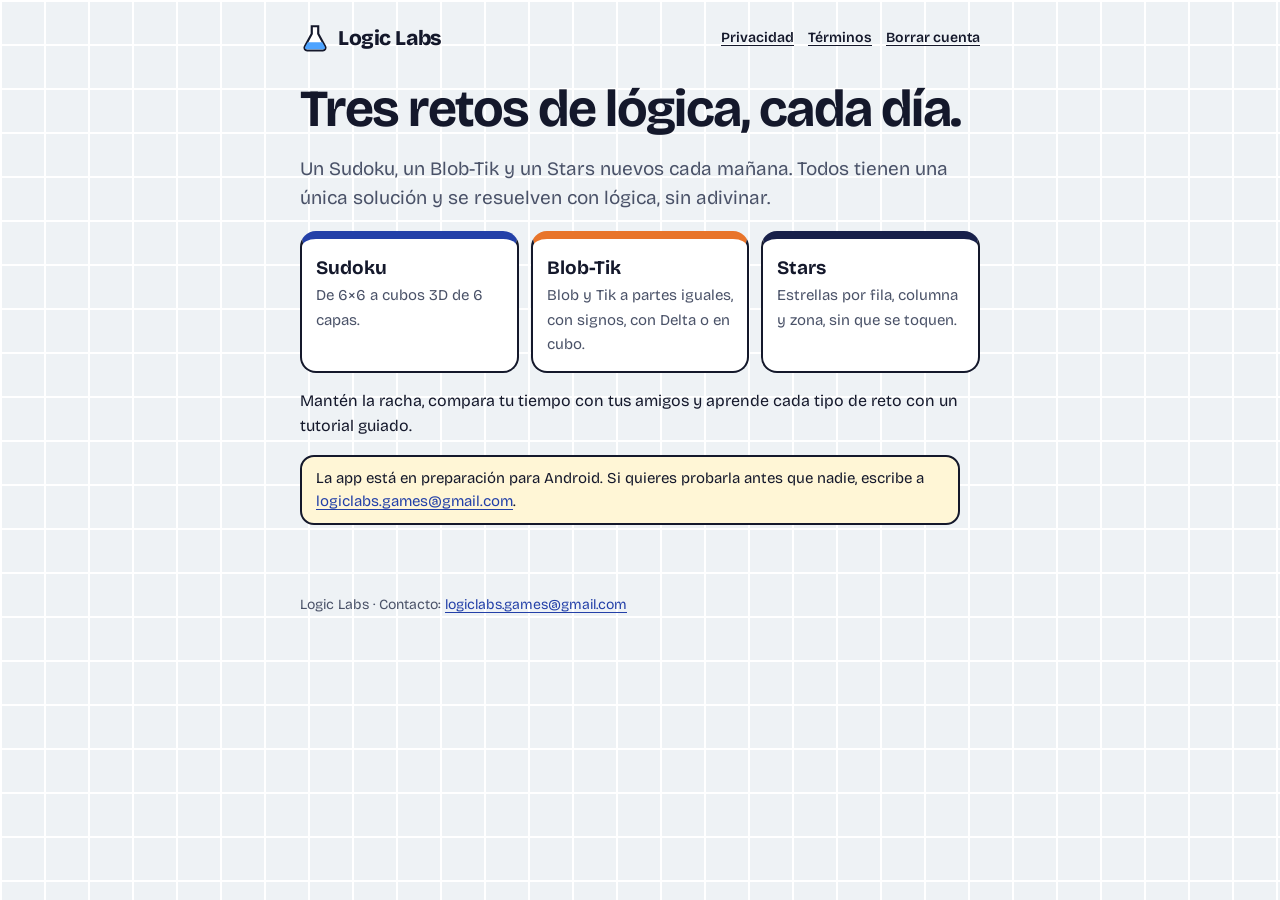
<file: index.html>
<!DOCTYPE html>
<html lang="es"><head><meta charset="utf-8"><meta http-equiv="refresh" content="0; url=/logiclabs-web/"><link rel="canonical" href="/logiclabs-web/"><title>Logic Labs</title></head>
<body><p><a href="/logiclabs-web/">Logic Labs</a></p></body></html>
</file>
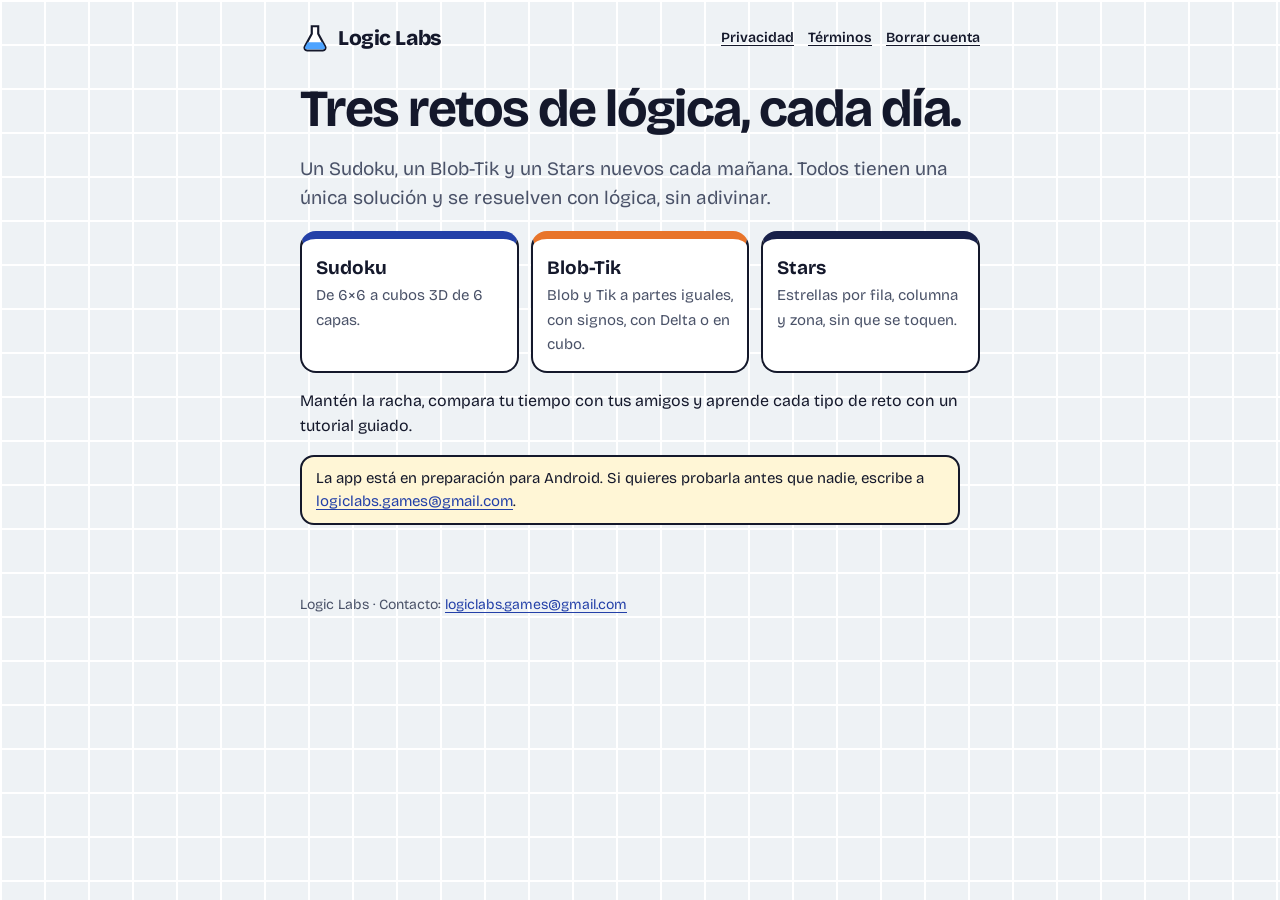
<file: logiclabs-web/index.html>
<!DOCTYPE html>
<html lang="es">
<head>
<meta charset="utf-8">
<meta name="viewport" content="width=device-width,initial-scale=1">
<title>Logic Labs: retos diarios de lógica</title>
<meta name="description" content="Sudoku, Blob-Tik y Stars: un reto nuevo de cada juego cada día, con solución única y resolubles solo con lógica.">
<link rel="preconnect" href="https://fonts.googleapis.com"><link rel="preconnect" href="https://fonts.gstatic.com" crossorigin>
<link rel="stylesheet" href="https://fonts.googleapis.com/css2?family=Bricolage+Grotesque:opsz,wght@12..96,400;600;800&display=swap">
<link rel="stylesheet" href="estilo.css">
<link rel="icon" href="data:image/svg+xml,%3Csvg xmlns='http://www.w3.org/2000/svg' viewBox='0 0 28 28'%3E%3Cpath d='M10 3h8M11 3v7L4.5 22a2.5 2.5 0 0 0 2.2 3.7h14.6a2.5 2.5 0 0 0 2.2-3.7L17 10V3' fill='%23fff' stroke='%2314182B' stroke-width='2'/%3E%3Cpath d='M7.2 18h13.6l2.4 4.5a1.4 1.4 0 0 1-1.2 2H6a1.4 1.4 0 0 1-1.2-2Z' fill='%234DA3FF'/%3E%3C/svg%3E">
</head>
<body>
<header><a href="./"><svg viewBox="0 0 28 28" aria-hidden="true"><path d="M10 3h8M11 3v7L4.5 22a2.5 2.5 0 0 0 2.2 3.7h14.6a2.5 2.5 0 0 0 2.2-3.7L17 10V3" fill="#fff" stroke="#14182B" stroke-width="2" stroke-linejoin="round"/><path d="M7.2 18h13.6l2.4 4.5a1.4 1.4 0 0 1-1.2 2H6a1.4 1.4 0 0 1-1.2-2Z" fill="#4DA3FF"/></svg> Logic Labs</a><nav aria-label="Páginas"><a href="privacidad.html">Privacidad</a><a href="terminos.html">Términos</a><a href="borrar-cuenta.html">Borrar cuenta</a></nav></header>
<main>
<h1>Tres retos de lógica, cada día.</h1>
<p class="lead">Un Sudoku, un Blob-Tik y un Stars nuevos cada mañana. Todos tienen una única solución y se resuelven con lógica, sin adivinar.</p>
<ul class="juegos">
<li style="--c:#2340A8"><b>Sudoku</b><span>De 6×6 a cubos 3D de 6 capas.</span></li>
<li style="--c:#E8742A"><b>Blob-Tik</b><span>Blob y Tik a partes iguales, con signos, con Delta o en cubo.</span></li>
<li style="--c:#18204A"><b>Stars</b><span>Estrellas por fila, columna y zona, sin que se toquen.</span></li>
</ul>
<p>Mantén la racha, compara tu tiempo con tus amigos y aprende cada tipo de reto con un tutorial guiado.</p>
<p class="nota">La app está en preparación para Android. Si quieres probarla antes que nadie, escribe a <a href="mailto:logiclabs.games@gmail.com">logiclabs.games@gmail.com</a>.</p>
</main>
<footer><p>Logic Labs · Contacto: <a href="mailto:logiclabs.games@gmail.com">logiclabs.games@gmail.com</a></p></footer>
</body>
</html>
</file>
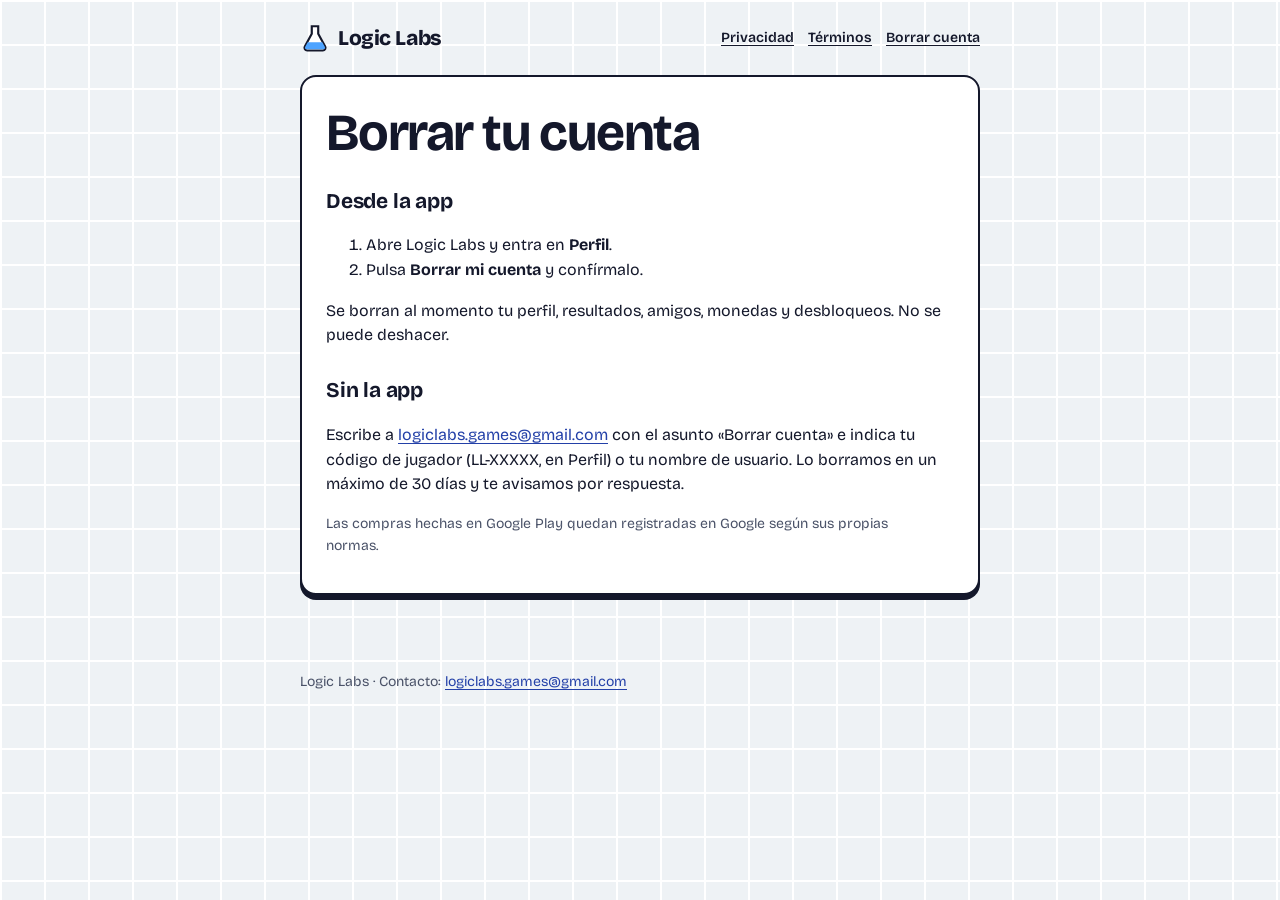
<file: logiclabs-web/borrar-cuenta.html>
<!DOCTYPE html>
<html lang="es">
<head>
<meta charset="utf-8">
<meta name="viewport" content="width=device-width,initial-scale=1">
<title>Borrar tu cuenta · Logic Labs</title>
<meta name="description" content="Cómo borrar tu cuenta de Logic Labs y todos tus datos.">
<link rel="preconnect" href="https://fonts.googleapis.com"><link rel="preconnect" href="https://fonts.gstatic.com" crossorigin>
<link rel="stylesheet" href="https://fonts.googleapis.com/css2?family=Bricolage+Grotesque:opsz,wght@12..96,400;600;800&display=swap">
<link rel="stylesheet" href="estilo.css">
<link rel="icon" href="data:image/svg+xml,%3Csvg xmlns='http://www.w3.org/2000/svg' viewBox='0 0 28 28'%3E%3Cpath d='M10 3h8M11 3v7L4.5 22a2.5 2.5 0 0 0 2.2 3.7h14.6a2.5 2.5 0 0 0 2.2-3.7L17 10V3' fill='%23fff' stroke='%2314182B' stroke-width='2'/%3E%3Cpath d='M7.2 18h13.6l2.4 4.5a1.4 1.4 0 0 1-1.2 2H6a1.4 1.4 0 0 1-1.2-2Z' fill='%234DA3FF'/%3E%3C/svg%3E">
</head>
<body>
<header><a href="./"><svg viewBox="0 0 28 28" aria-hidden="true"><path d="M10 3h8M11 3v7L4.5 22a2.5 2.5 0 0 0 2.2 3.7h14.6a2.5 2.5 0 0 0 2.2-3.7L17 10V3" fill="#fff" stroke="#14182B" stroke-width="2" stroke-linejoin="round"/><path d="M7.2 18h13.6l2.4 4.5a1.4 1.4 0 0 1-1.2 2H6a1.4 1.4 0 0 1-1.2-2Z" fill="#4DA3FF"/></svg> Logic Labs</a><nav aria-label="Páginas"><a href="privacidad.html">Privacidad</a><a href="terminos.html">Términos</a><a href="borrar-cuenta.html">Borrar cuenta</a></nav></header>
<main>
<div class="hoja">
<h1>Borrar tu cuenta</h1>
<h2>Desde la app</h2>
<ol><li>Abre Logic Labs y entra en <b>Perfil</b>.</li><li>Pulsa <b>Borrar mi cuenta</b> y confírmalo.</li></ol>
<p>Se borran al momento tu perfil, resultados, amigos, monedas y desbloqueos. No se puede deshacer.</p>
<h2>Sin la app</h2>
<p>Escribe a <a href="mailto:logiclabs.games@gmail.com?subject=Borrar%20cuenta">logiclabs.games@gmail.com</a> con el asunto «Borrar cuenta» e indica tu código de jugador (LL-XXXXX, en Perfil) o tu nombre de usuario. Lo borramos en un máximo de 30 días y te avisamos por respuesta.</p>
<p class="meta">Las compras hechas en Google Play quedan registradas en Google según sus propias normas.</p>
</div>
</main>
<footer><p>Logic Labs · Contacto: <a href="mailto:logiclabs.games@gmail.com">logiclabs.games@gmail.com</a></p></footer>
</body>
</html>
</file>
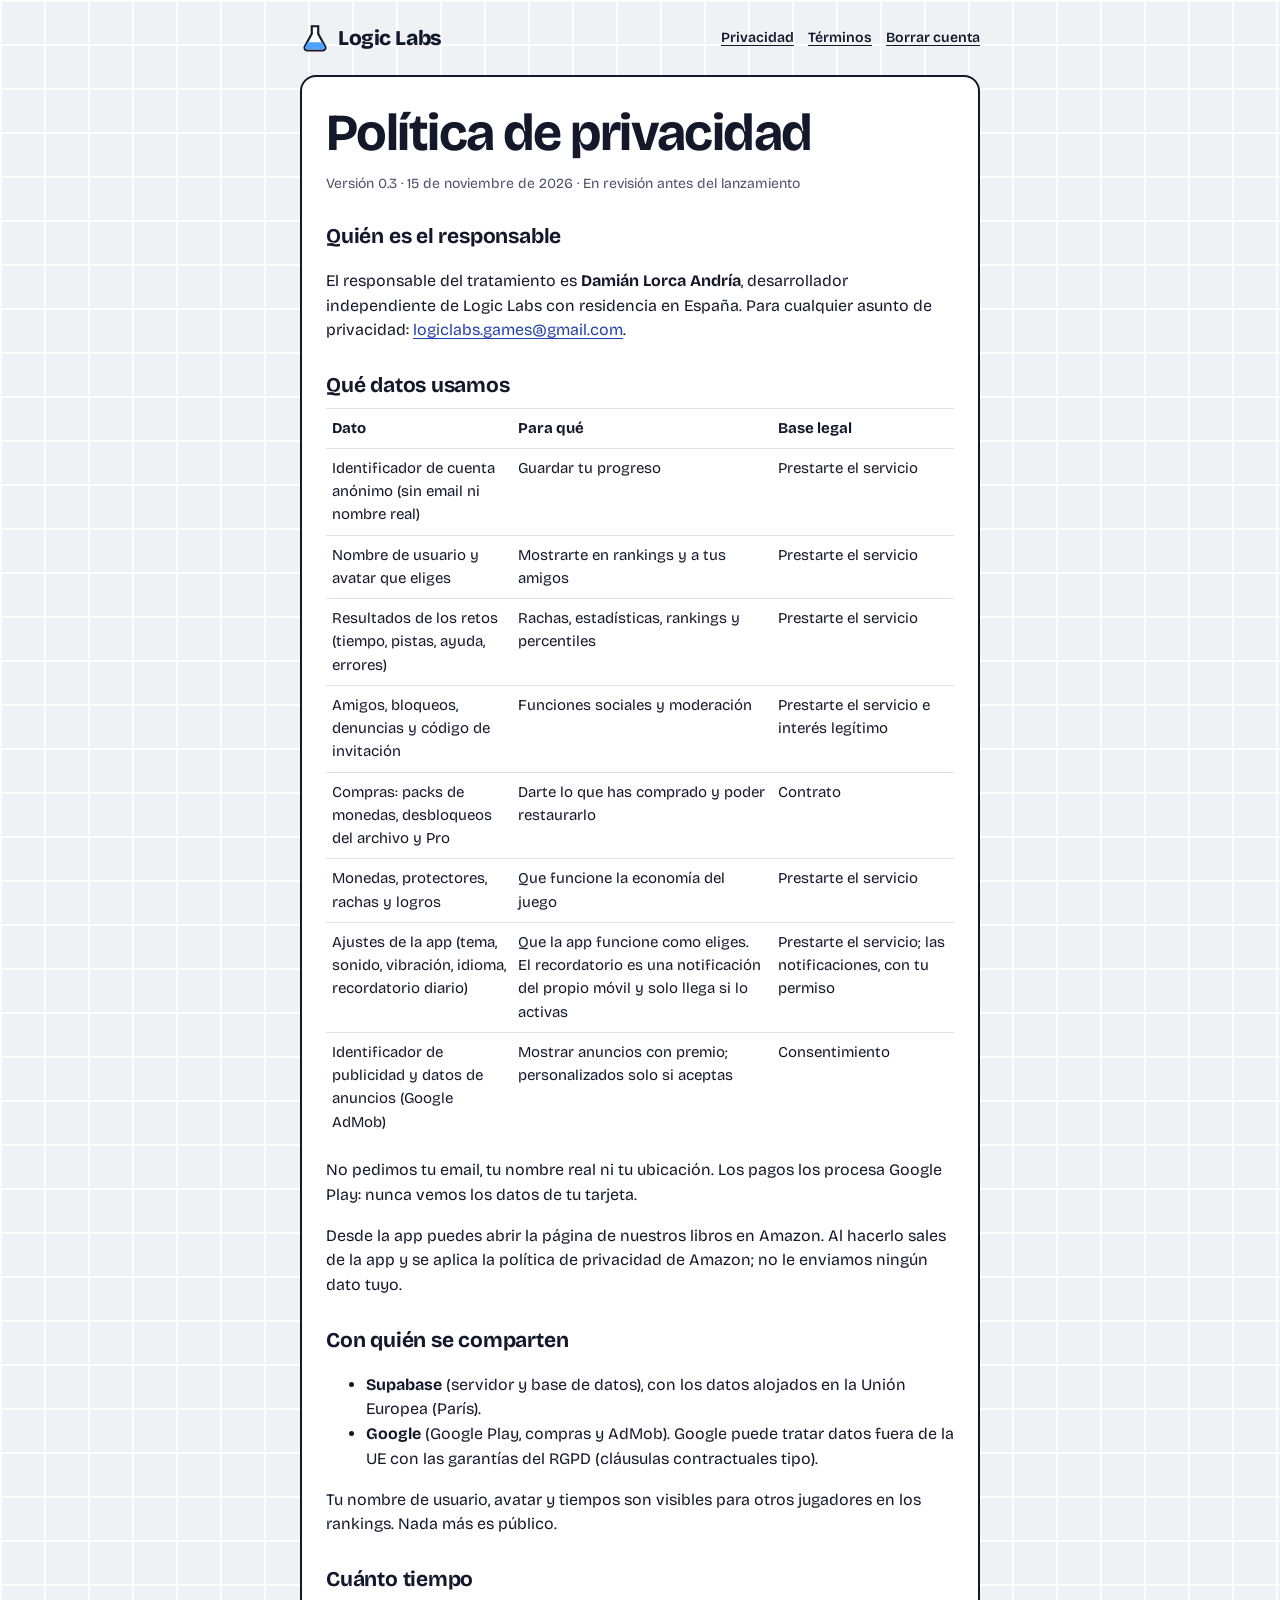
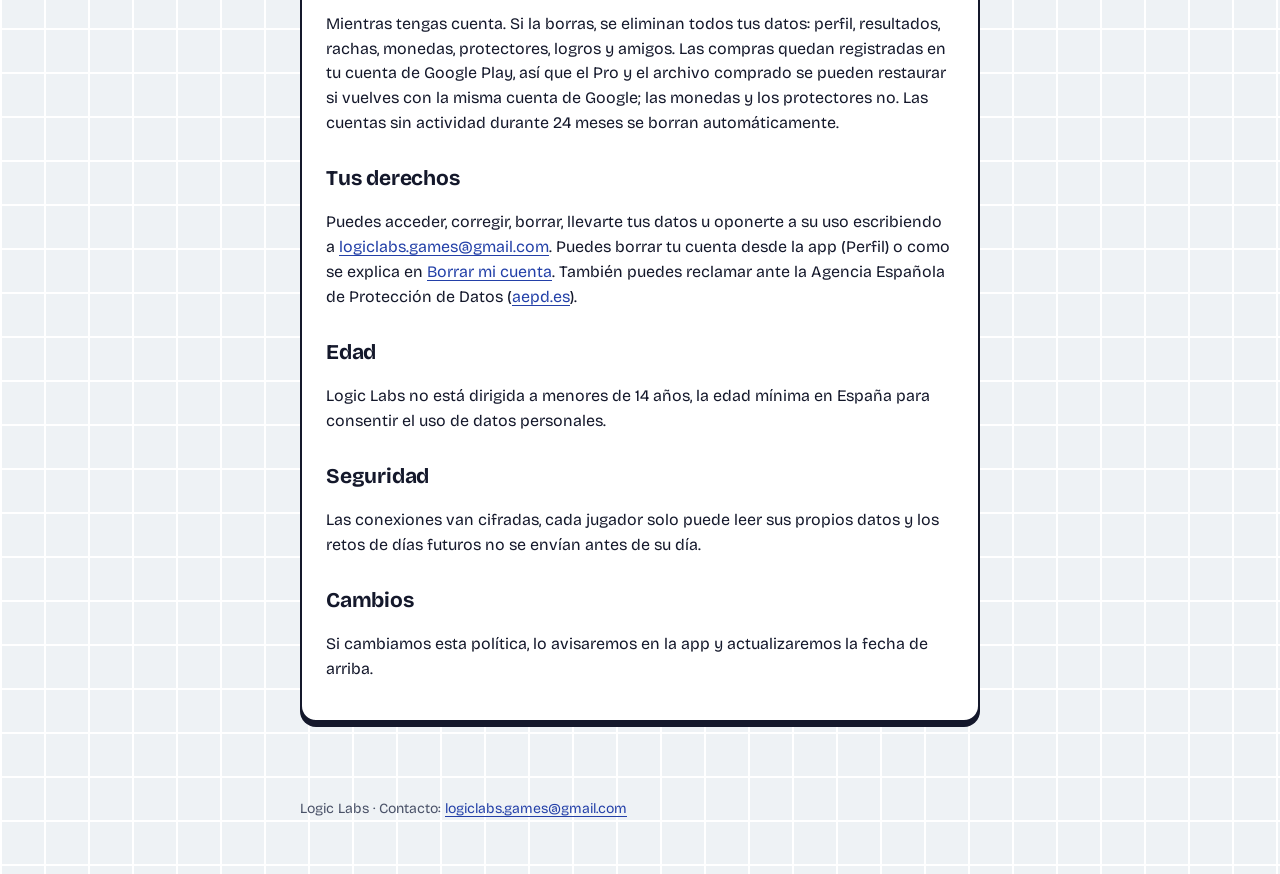
<file: logiclabs-web/privacidad.html>
<!DOCTYPE html>
<html lang="es">
<head>
<meta charset="utf-8">
<meta name="viewport" content="width=device-width,initial-scale=1">
<title>Política de privacidad · Logic Labs</title>
<meta name="description" content="Qué datos usa Logic Labs, para qué y cómo ejercer tus derechos.">
<link rel="preconnect" href="https://fonts.googleapis.com"><link rel="preconnect" href="https://fonts.gstatic.com" crossorigin>
<link rel="stylesheet" href="https://fonts.googleapis.com/css2?family=Bricolage+Grotesque:opsz,wght@12..96,400;600;800&display=swap">
<link rel="stylesheet" href="estilo.css">
<link rel="icon" href="data:image/svg+xml,%3Csvg xmlns='http://www.w3.org/2000/svg' viewBox='0 0 28 28'%3E%3Cpath d='M10 3h8M11 3v7L4.5 22a2.5 2.5 0 0 0 2.2 3.7h14.6a2.5 2.5 0 0 0 2.2-3.7L17 10V3' fill='%23fff' stroke='%2314182B' stroke-width='2'/%3E%3Cpath d='M7.2 18h13.6l2.4 4.5a1.4 1.4 0 0 1-1.2 2H6a1.4 1.4 0 0 1-1.2-2Z' fill='%234DA3FF'/%3E%3C/svg%3E">
</head>
<body>
<header><a href="./"><svg viewBox="0 0 28 28" aria-hidden="true"><path d="M10 3h8M11 3v7L4.5 22a2.5 2.5 0 0 0 2.2 3.7h14.6a2.5 2.5 0 0 0 2.2-3.7L17 10V3" fill="#fff" stroke="#14182B" stroke-width="2" stroke-linejoin="round"/><path d="M7.2 18h13.6l2.4 4.5a1.4 1.4 0 0 1-1.2 2H6a1.4 1.4 0 0 1-1.2-2Z" fill="#4DA3FF"/></svg> Logic Labs</a><nav aria-label="Páginas"><a href="privacidad.html">Privacidad</a><a href="terminos.html">Términos</a><a href="borrar-cuenta.html">Borrar cuenta</a></nav></header>
<main>
<div class="hoja">
<h1>Política de privacidad</h1>
<p class="meta">Versión 0.3 · 15 de noviembre de 2026 · En revisión antes del lanzamiento</p>
<h2>Quién es el responsable</h2>
<p>El responsable del tratamiento es <b>Damián Lorca Andría</b>, desarrollador independiente de Logic Labs con residencia en España. Para cualquier asunto de privacidad: <a href="mailto:logiclabs.games@gmail.com">logiclabs.games@gmail.com</a>.</p>
<h2>Qué datos usamos</h2>
<table>
<tr><th>Dato</th><th>Para qué</th><th>Base legal</th></tr>
<tr><td>Identificador de cuenta anónimo (sin email ni nombre real)</td><td>Guardar tu progreso</td><td>Prestarte el servicio</td></tr>
<tr><td>Nombre de usuario y avatar que eliges</td><td>Mostrarte en rankings y a tus amigos</td><td>Prestarte el servicio</td></tr>
<tr><td>Resultados de los retos (tiempo, pistas, ayuda, errores)</td><td>Rachas, estadísticas, rankings y percentiles</td><td>Prestarte el servicio</td></tr>
<tr><td>Amigos, bloqueos, denuncias y código de invitación</td><td>Funciones sociales y moderación</td><td>Prestarte el servicio e interés legítimo</td></tr>
<tr><td>Compras: packs de monedas, desbloqueos del archivo y Pro</td><td>Darte lo que has comprado y poder restaurarlo</td><td>Contrato</td></tr>
<tr><td>Monedas, protectores, rachas y logros</td><td>Que funcione la economía del juego</td><td>Prestarte el servicio</td></tr>
<tr><td>Ajustes de la app (tema, sonido, vibración, idioma, recordatorio diario)</td><td>Que la app funcione como eliges. El recordatorio es una notificación del propio móvil y solo llega si lo activas</td><td>Prestarte el servicio; las notificaciones, con tu permiso</td></tr>
<tr><td>Identificador de publicidad y datos de anuncios (Google AdMob)</td><td>Mostrar anuncios con premio; personalizados solo si aceptas</td><td>Consentimiento</td></tr>
</table>
<p>No pedimos tu email, tu nombre real ni tu ubicación. Los pagos los procesa Google Play: nunca vemos los datos de tu tarjeta.</p>
<p>Desde la app puedes abrir la página de nuestros libros en Amazon. Al hacerlo sales de la app y se aplica la política de privacidad de Amazon; no le enviamos ningún dato tuyo.</p>
<h2>Con quién se comparten</h2>
<ul>
<li><b>Supabase</b> (servidor y base de datos), con los datos alojados en la Unión Europea (París).</li>
<li><b>Google</b> (Google Play, compras y AdMob). Google puede tratar datos fuera de la UE con las garantías del RGPD (cláusulas contractuales tipo).</li>
</ul>
<p>Tu nombre de usuario, avatar y tiempos son visibles para otros jugadores en los rankings. Nada más es público.</p>
<h2>Cuánto tiempo</h2>
<p>Mientras tengas cuenta. Si la borras, se eliminan todos tus datos: perfil, resultados, rachas, monedas, protectores, logros y amigos. Las compras quedan registradas en tu cuenta de Google Play, así que el Pro y el archivo comprado se pueden restaurar si vuelves con la misma cuenta de Google; las monedas y los protectores no. Las cuentas sin actividad durante 24 meses se borran automáticamente.</p>
<h2>Tus derechos</h2>
<p>Puedes acceder, corregir, borrar, llevarte tus datos u oponerte a su uso escribiendo a <a href="mailto:logiclabs.games@gmail.com">logiclabs.games@gmail.com</a>. Puedes borrar tu cuenta desde la app (Perfil) o como se explica en <a href="borrar-cuenta.html">Borrar mi cuenta</a>. También puedes reclamar ante la Agencia Española de Protección de Datos (<a href="https://www.aepd.es">aepd.es</a>).</p>
<h2>Edad</h2>
<p>Logic Labs no está dirigida a menores de 14 años, la edad mínima en España para consentir el uso de datos personales.</p>
<h2>Seguridad</h2>
<p>Las conexiones van cifradas, cada jugador solo puede leer sus propios datos y los retos de días futuros no se envían antes de su día.</p>
<h2>Cambios</h2>
<p>Si cambiamos esta política, lo avisaremos en la app y actualizaremos la fecha de arriba.</p>
</div>
</main>
<footer><p>Logic Labs · Contacto: <a href="mailto:logiclabs.games@gmail.com">logiclabs.games@gmail.com</a></p></footer>
</body>
</html>
</file>
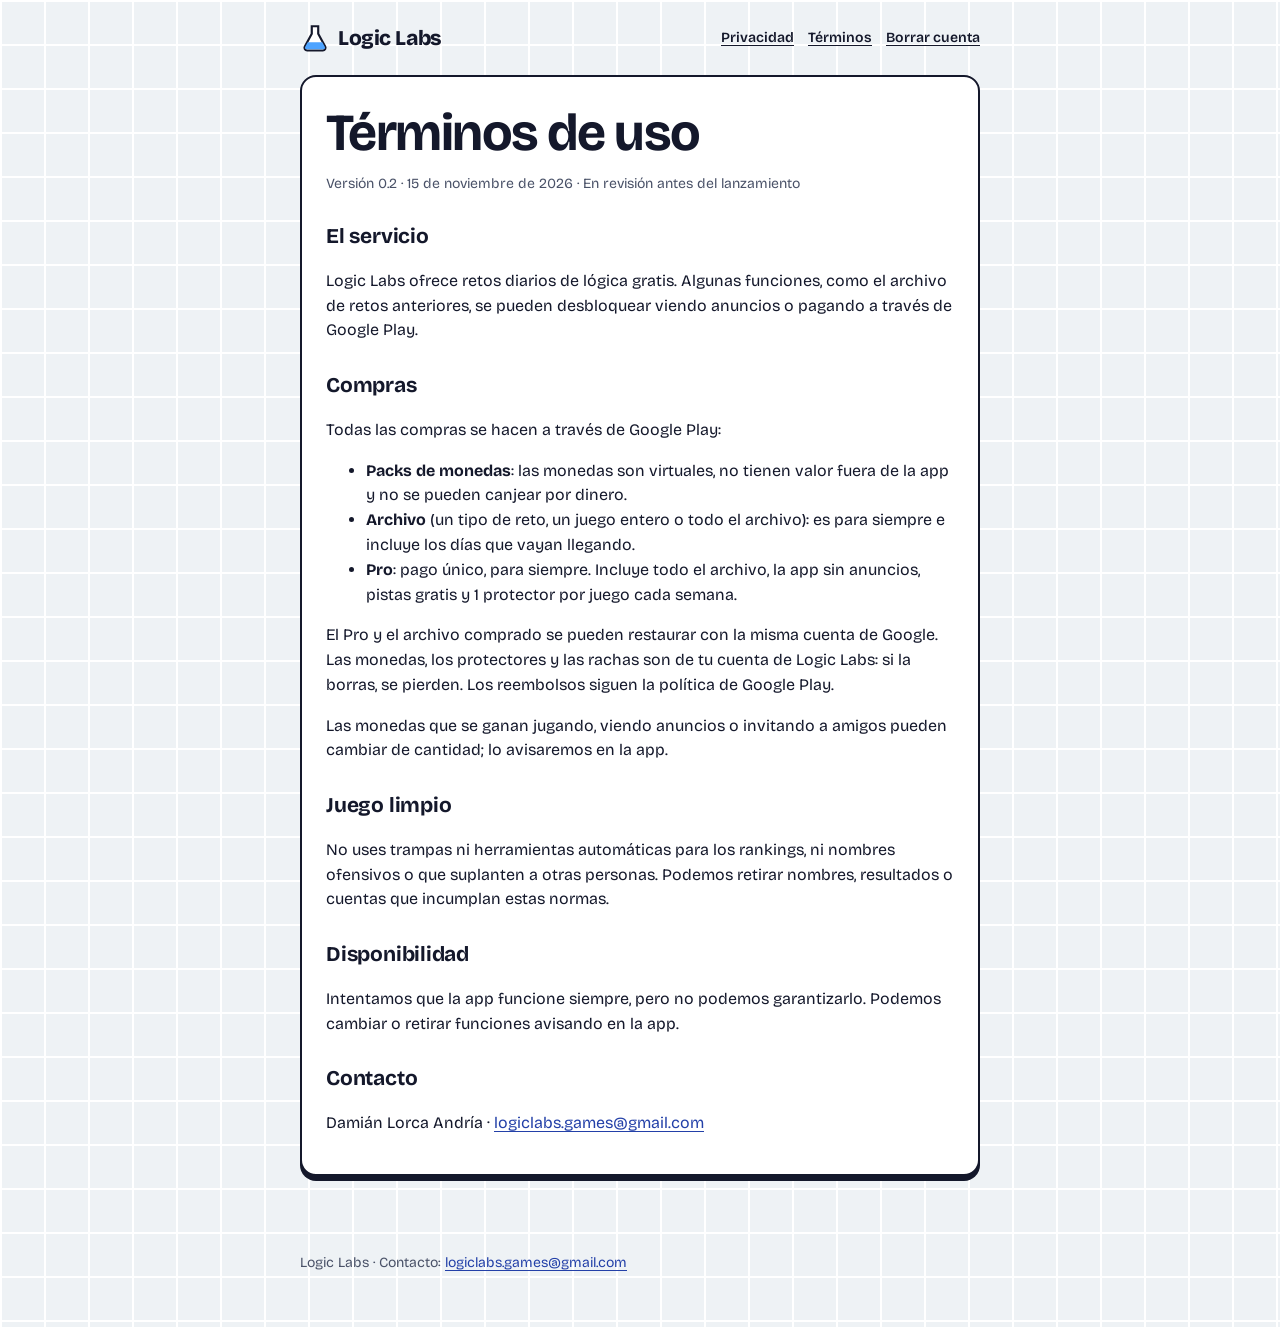
<file: logiclabs-web/terminos.html>
<!DOCTYPE html>
<html lang="es">
<head>
<meta charset="utf-8">
<meta name="viewport" content="width=device-width,initial-scale=1">
<title>Términos de uso · Logic Labs</title>
<meta name="description" content="Condiciones de uso de Logic Labs.">
<link rel="preconnect" href="https://fonts.googleapis.com"><link rel="preconnect" href="https://fonts.gstatic.com" crossorigin>
<link rel="stylesheet" href="https://fonts.googleapis.com/css2?family=Bricolage+Grotesque:opsz,wght@12..96,400;600;800&display=swap">
<link rel="stylesheet" href="estilo.css">
<link rel="icon" href="data:image/svg+xml,%3Csvg xmlns='http://www.w3.org/2000/svg' viewBox='0 0 28 28'%3E%3Cpath d='M10 3h8M11 3v7L4.5 22a2.5 2.5 0 0 0 2.2 3.7h14.6a2.5 2.5 0 0 0 2.2-3.7L17 10V3' fill='%23fff' stroke='%2314182B' stroke-width='2'/%3E%3Cpath d='M7.2 18h13.6l2.4 4.5a1.4 1.4 0 0 1-1.2 2H6a1.4 1.4 0 0 1-1.2-2Z' fill='%234DA3FF'/%3E%3C/svg%3E">
</head>
<body>
<header><a href="./"><svg viewBox="0 0 28 28" aria-hidden="true"><path d="M10 3h8M11 3v7L4.5 22a2.5 2.5 0 0 0 2.2 3.7h14.6a2.5 2.5 0 0 0 2.2-3.7L17 10V3" fill="#fff" stroke="#14182B" stroke-width="2" stroke-linejoin="round"/><path d="M7.2 18h13.6l2.4 4.5a1.4 1.4 0 0 1-1.2 2H6a1.4 1.4 0 0 1-1.2-2Z" fill="#4DA3FF"/></svg> Logic Labs</a><nav aria-label="Páginas"><a href="privacidad.html">Privacidad</a><a href="terminos.html">Términos</a><a href="borrar-cuenta.html">Borrar cuenta</a></nav></header>
<main>
<div class="hoja">
<h1>Términos de uso</h1>
<p class="meta">Versión 0.2 · 15 de noviembre de 2026 · En revisión antes del lanzamiento</p>
<h2>El servicio</h2>
<p>Logic Labs ofrece retos diarios de lógica gratis. Algunas funciones, como el archivo de retos anteriores, se pueden desbloquear viendo anuncios o pagando a través de Google Play.</p>
<h2>Compras</h2>
<p>Todas las compras se hacen a través de Google Play:</p>
<ul>
<li><b>Packs de monedas</b>: las monedas son virtuales, no tienen valor fuera de la app y no se pueden canjear por dinero.</li>
<li><b>Archivo</b> (un tipo de reto, un juego entero o todo el archivo): es para siempre e incluye los días que vayan llegando.</li>
<li><b>Pro</b>: pago único, para siempre. Incluye todo el archivo, la app sin anuncios, pistas gratis y 1 protector por juego cada semana.</li>
</ul>
<p>El Pro y el archivo comprado se pueden restaurar con la misma cuenta de Google. Las monedas, los protectores y las rachas son de tu cuenta de Logic Labs: si la borras, se pierden. Los reembolsos siguen la política de Google Play.</p>
<p>Las monedas que se ganan jugando, viendo anuncios o invitando a amigos pueden cambiar de cantidad; lo avisaremos en la app.</p>
<h2>Juego limpio</h2>
<p>No uses trampas ni herramientas automáticas para los rankings, ni nombres ofensivos o que suplanten a otras personas. Podemos retirar nombres, resultados o cuentas que incumplan estas normas.</p>
<h2>Disponibilidad</h2>
<p>Intentamos que la app funcione siempre, pero no podemos garantizarlo. Podemos cambiar o retirar funciones avisando en la app.</p>
<h2>Contacto</h2>
<p>Damián Lorca Andría · <a href="mailto:logiclabs.games@gmail.com">logiclabs.games@gmail.com</a></p>
</div>
</main>
<footer><p>Logic Labs · Contacto: <a href="mailto:logiclabs.games@gmail.com">logiclabs.games@gmail.com</a></p></footer>
</body>
</html>
</file>
<file: logiclabs-web/estilo.css>
:root{--ink:#14182B;--bg:#EEF2F5;--su:#2340A8;--bt:#E8742A;--st:#18204A;--rosa:#FF1F8E;--lima:#C8F135;--gris:#4A5268}
*{box-sizing:border-box}
html{-webkit-text-size-adjust:100%}
body{margin:0;font-family:"Bricolage Grotesque",system-ui,sans-serif;color:var(--ink);background:var(--bg);line-height:1.55;
 background-image:linear-gradient(#fff 2px,transparent 2px),linear-gradient(90deg,#fff 2px,transparent 2px);background-size:44px 44px}
a{color:var(--su);text-underline-offset:3px}
a:focus-visible{outline:3px solid #FFB800;outline-offset:2px}
header,main,footer{max-width:720px;margin:0 auto;padding:0 20px}
header{display:flex;align-items:center;gap:10px 16px;padding-top:22px;flex-wrap:wrap}
header>a{white-space:nowrap;display:flex;align-items:center;gap:8px;color:var(--ink);text-decoration:none;font-weight:800;font-size:21px;letter-spacing:-.02em}
header>a svg{width:30px;height:30px}
nav{margin-left:auto;display:flex;gap:14px;font-size:14px;flex-wrap:wrap}
nav a{color:var(--ink);font-weight:600;font-size:14px}
main{padding-top:20px;padding-bottom:40px}
.hoja{background:#fff;border:2px solid var(--ink);border-radius:16px;box-shadow:0 5px 0 var(--ink);padding:22px 24px;margin-bottom:22px}
h1{font-size:clamp(34px,7vw,52px);line-height:1;letter-spacing:-.03em;margin:8px 0 14px}
h2{font-size:21px;margin:26px 0 6px;letter-spacing:-.01em}
h3{font-size:17px;margin:18px 0 4px}
p,li{max-width:66ch}
.lead{font-size:19px;color:var(--gris)}
.juegos{display:grid;grid-template-columns:repeat(auto-fit,minmax(180px,1fr));gap:12px;margin:18px 0 6px;padding:0;list-style:none}
.juegos li{background:#fff;border:2px solid var(--ink);border-radius:16px;padding:14px;border-top:8px solid var(--c)}
.juegos b{display:block;font-size:19px}
.juegos span{color:var(--gris);font-size:15px}
.nota{background:#FFF6D6;border:2px solid var(--ink);border-radius:14px;padding:10px 14px;font-size:15px}
.meta{color:var(--gris);font-size:14px}
table{border-collapse:collapse;width:100%;font-size:15px}
td,th{border-top:1px solid #DDE2EA;padding:8px 6px;text-align:left;vertical-align:top}
footer{padding-bottom:40px;color:var(--gris);font-size:14px}
@media (prefers-reduced-motion:reduce){*{transition:none!important}}
</file>
